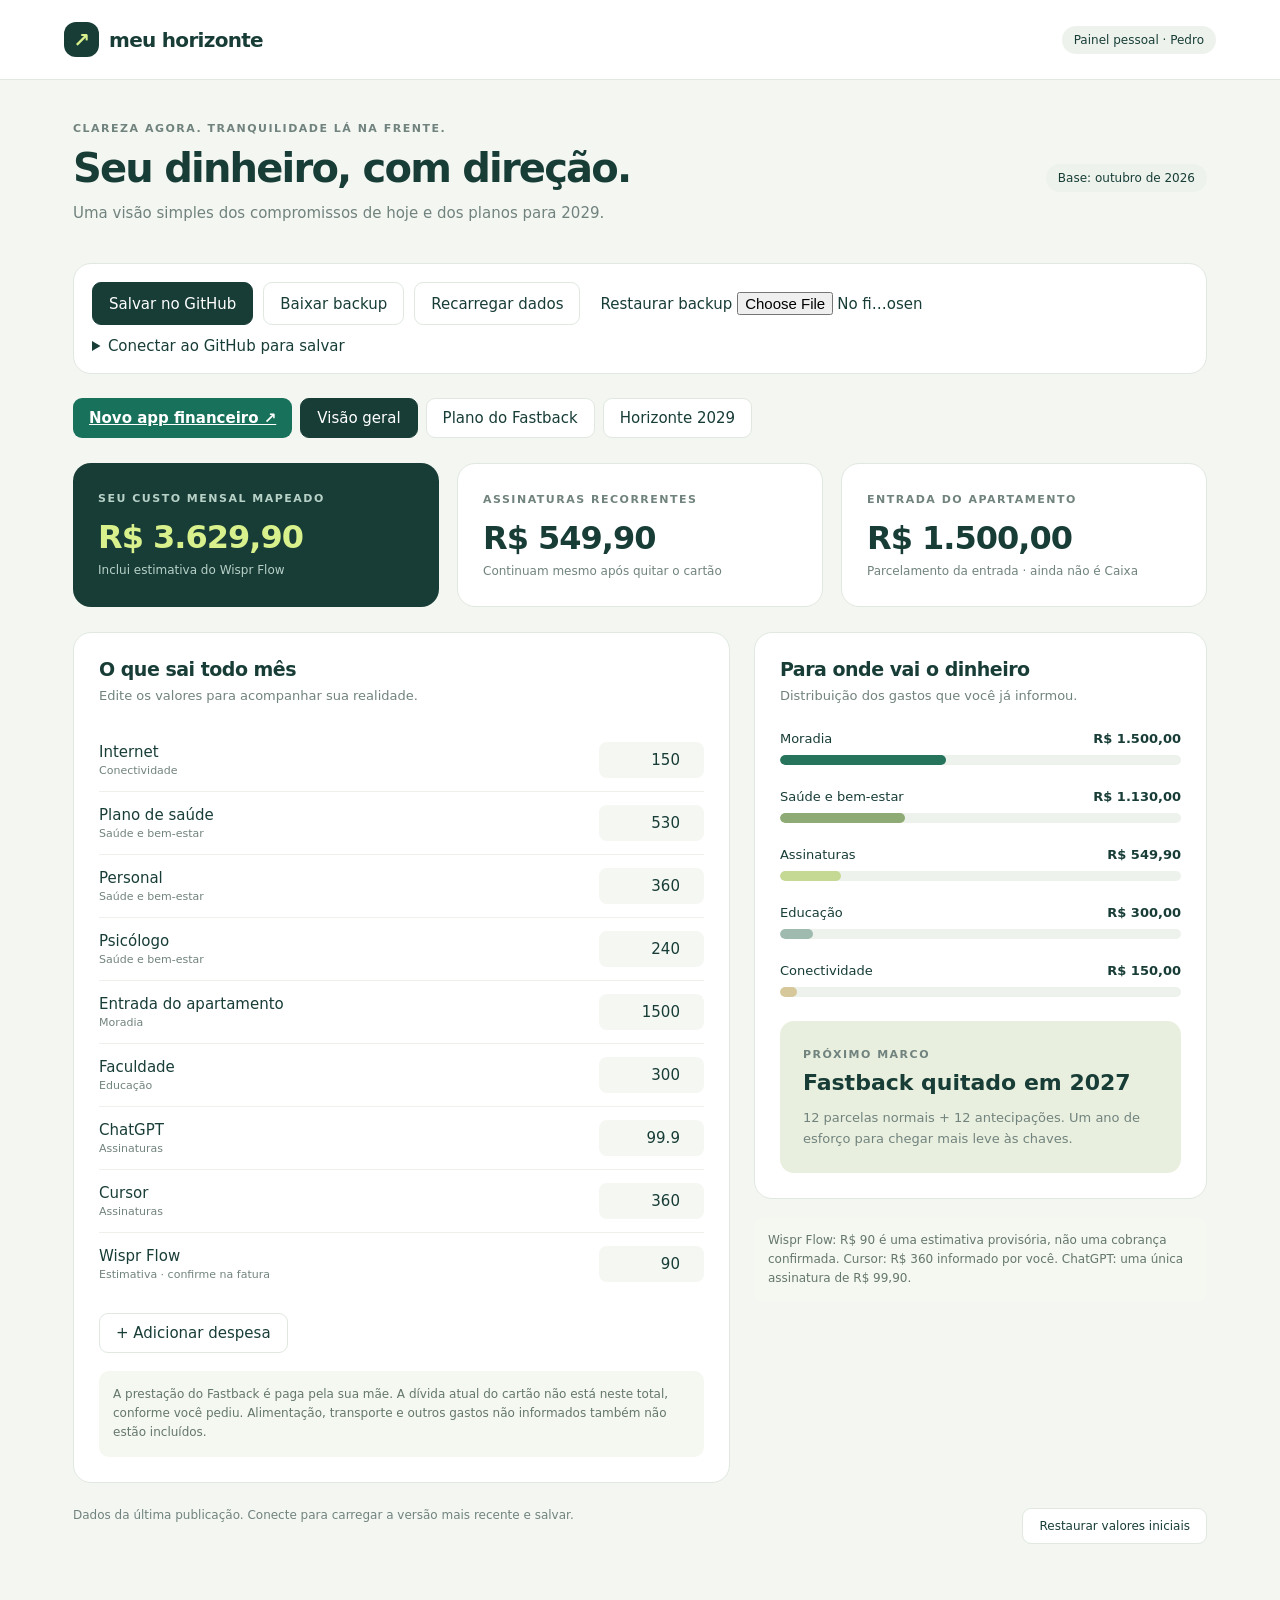
<file: index.html>
<!doctype html><html lang="pt-BR"><head><meta charset="UTF-8"><meta name="viewport" content="width=device-width,initial-scale=1"><title>Meu horizonte · Pedro</title><style>
:root{--ink:#183d37;--muted:#71837e;--bg:#f4f6f2;--line:#e0e8e0;--green:#18715a;--lime:#d9f18c}*{box-sizing:border-box}body{margin:0;background:var(--bg);color:var(--ink);font:15px system-ui,-apple-system,sans-serif}button,input,select{font:inherit}button{cursor:pointer}header{background:#fff;border-bottom:1px solid var(--line);padding:22px max(5vw,24px);display:flex;justify-content:space-between;align-items:center}.brand{font-size:20px;font-weight:750;letter-spacing:-.7px}.logo{display:inline-grid;place-items:center;background:var(--ink);color:var(--lime);border-radius:12px;width:35px;height:35px;margin-right:10px}.private,.tag{font-size:12px;background:#edf3ec;border-radius:30px;padding:7px 12px}main{max-width:1190px;margin:auto;padding:42px 28px}small,.eyebrow{font-size:11px;font-weight:700;letter-spacing:1.5px;text-transform:uppercase;color:var(--muted)}h1{font-size:40px;letter-spacing:-1.8px;margin:10px 0}p{line-height:1.6;color:var(--muted)}.intro{display:flex;justify-content:space-between;align-items:center;margin-bottom:30px}.intro p{margin:8px 0}nav{display:flex;gap:8px;margin-bottom:25px}button{border:1px solid var(--line);border-radius:9px;background:white;padding:10px 16px;color:var(--ink)}nav button.active,.primary{background:var(--ink);color:white;border-color:var(--ink)}.cards{display:grid;grid-template-columns:repeat(3,1fr);gap:18px;margin-bottom:25px}.card,.panel{background:#fff;border:1px solid var(--line);border-radius:18px;padding:25px}.card strong{display:block;font-size:32px;letter-spacing:-1px;margin:12px 0 5px}.card p{font-size:12px;margin:0}.card.dark{background:var(--ink);color:#fff;border:0}.dark small,.dark p{color:#b7d1c7}.dark strong{color:var(--lime)}.grid{display:grid;grid-template-columns:1.45fr 1fr;gap:24px}.panel h2{font-size:19px;margin:0 0 6px;letter-spacing:-.5px}.panel>p{font-size:13px;margin:0 0 22px}.row{display:flex;justify-content:space-between;gap:10px;align-items:center;border-bottom:1px solid #edf0eb;padding:13px 0}.row:last-child{border:0}.row label{display:flex;flex-direction:column;gap:3px}.row em{font-size:11px;font-style:normal;color:var(--muted)}.money{width:105px;background:#f5f7f3;border:1px solid transparent;padding:8px;border-radius:8px;text-align:right;color:var(--ink)}input:focus{outline:2px solid #8bb7a4}.note{font-size:12px;line-height:1.6;background:#f5f7f1;border-radius:10px;padding:14px;color:#64776c;margin-top:18px}.barline{margin:24px 0}.barhead{display:flex;justify-content:space-between;margin-bottom:9px;font-size:13px}.track{height:10px;border-radius:10px;background:#eef2ec;overflow:hidden}.fill{height:100%;border-radius:10px}.goal{margin-top:23px;background:#e9efde;padding:23px;border-radius:14px}.goal h3{margin:8px 0;font-size:22px}.goal p{font-size:13px;margin-bottom:0}.section{display:none}.section.active{display:block}.tablewrap{overflow-x:auto}table{width:100%;border-collapse:collapse;text-align:left;white-space:nowrap;font-size:13px}th{color:var(--muted);font-size:11px;text-transform:uppercase;padding:14px 12px;border-bottom:1px solid var(--line)}td{padding:14px 12px;border-bottom:1px solid #edf0eb}td:nth-child(3){font-weight:700;color:var(--green)}tfoot{font-weight:700;background:#f1f5ec}.control{display:flex;gap:12px;flex-wrap:wrap;align-items:center;margin:20px 0}.control input{border:1px solid var(--line);border-radius:7px;padding:9px;max-width:150px}.timeline{display:grid;grid-template-columns:repeat(3,1fr);gap:18px;margin:24px 0}.step{padding:24px;background:#f0f4eb;border-radius:14px;border-top:3px solid #6b9976}.step b{font-size:18px}.step p{font-size:13px}.foot{display:flex;justify-content:space-between;gap:15px;font-size:12px;color:var(--muted);margin:25px 0}.status{font-size:12px;color:var(--green)}@media(max-width:760px){main{padding:26px 16px}h1{font-size:31px}.intro{display:block}.intro .tag{display:inline-block;margin-top:10px}.cards,.grid,.timeline{grid-template-columns:1fr}.card{padding:20px}.cards{gap:10px}.card strong{font-size:29px}nav{overflow:auto}nav button{white-space:nowrap;padding:10px}.private{font-size:10px}.foot{flex-direction:column}}
</style></head><body><header><div class="brand"><span class="logo">↗</span>meu horizonte</div><span class="private">Painel pessoal · Pedro</span></header><main><div class="intro"><div><div class="eyebrow">CLAREZA AGORA. TRANQUILIDADE LÁ NA FRENTE.</div><h1>Seu dinheiro, com direção.</h1><p>Uma visão simples dos compromissos de hoje e dos planos para 2029.</p></div><span class="tag">Base: outubro de 2026</span></div><div class="panel" style="margin-bottom:24px;padding:18px"><div style="display:flex;gap:10px;flex-wrap:wrap"><button class="primary" id="onlineSave">Salvar no GitHub</button><button id="backup">Baixar backup</button><button id="reload">Recarregar dados</button><label style="padding:10px;cursor:pointer">Restaurar backup <input type="file" accept=".json,application/json" id="restore" style="max-width:190px"></label></div><details id="connection" style="margin-top:12px"><summary style="cursor:pointer">Conectar ao GitHub para salvar</summary><p style="font-size:13px">Use um token de acesso refinado restrito ao repositório <b>site-financa</b>, com a permissão <b>Contents: Read and write</b>. Ele fica apenas na memória desta página e é enviado somente à API do GitHub. Será necessário reconectar ao reabrir. Não compartilhe o token no chat.</p><div class="control"><label for="token">Credencial do GitHub</label><input id="token" type="password" autocomplete="off" placeholder="Cole seu token aqui" style="max-width:320px;width:100%"><button id="connect">Conectar e carregar</button><button id="disconnect">Desconectar</button></div><a href="https://github.com/settings/personal-access-tokens/new" target="_blank" rel="noopener noreferrer">Criar credencial restrita no GitHub ↗</a></details></div><nav aria-label="Seções"><a href="./novo.html" style="display:inline-flex;align-items:center;padding:10px 16px;background:#18715a;color:#fff;border-radius:9px;font-weight:700;white-space:nowrap">Novo app financeiro ↗</a><button class="active" data-tab="overview">Visão geral</button><button data-tab="car">Plano do Fastback</button><button data-tab="future">Horizonte 2029</button></nav>
<section class="section active" id="overview"><div class="cards"><div class="card dark"><small>Seu custo mensal mapeado</small><strong id="total"></strong><p>Inclui estimativa do Wispr Flow</p></div><div class="card"><small>Assinaturas recorrentes</small><strong id="subs"></strong><p>Continuam mesmo após quitar o cartão</p></div><div class="card"><small>Entrada do apartamento</small><strong id="apartment"></strong><p>Parcelamento da entrada · ainda não é Caixa</p></div></div><div class="grid"><div class="panel"><h2>O que sai todo mês</h2><p>Edite os valores para acompanhar sua realidade.</p><div id="expenses"></div><button id="add" style="margin-top:18px">+ Adicionar despesa</button><div class="note">A prestação do Fastback é paga pela sua mãe. A dívida atual do cartão não está neste total, conforme você pediu. Alimentação, transporte e outros gastos não informados também não estão incluídos.</div></div><div><div class="panel"><h2>Para onde vai o dinheiro</h2><p>Distribuição dos gastos que você já informou.</p><div id="bars"></div><div class="goal"><small>PRÓXIMO MARCO</small><h3>Fastback quitado em 2027</h3><p>12 parcelas normais + 12 antecipações. Um ano de esforço para chegar mais leve às chaves.</p></div></div><div class="note">Wispr Flow: R$ 90 é uma estimativa provisória, não uma cobrança confirmada. Cursor: R$ 360 informado por você. ChatGPT: uma única assinatura de R$ 99,90.</div></div></div></section>
<section class="section" id="car"><div class="cards"><div class="card dark"><small>Meta de quitação</small><strong>Outubro de 2027</strong><p>Começando em 02/11/2026</p></div><div class="card"><small>12 antecipações estimadas</small><strong id="advanceTotal"></strong><p>Além das parcelas pagas pela sua mãe</p></div><div class="card"><small>Prestação normal · sua mãe</small><strong>R$ 2.923,00</strong><p>Não entra no seu custo mensal pessoal</p></div></div><div class="panel"><h2>Uma do mês. Uma do final.</h2><p>Veja quanto reservar para antecipar as últimas parcelas, mês a mês.</p><label class="control"><input type="checkbox" id="includeAdvance"> Simular que eu pago as antecipações</label><div class="tablewrap"><table><thead><tr><th>Pagamento</th><th>Antecipar parcela</th><th>Antecipação estimada</th><th>Meu gasto mensal no cenário</th></tr></thead><tbody id="schedule"></tbody></table></div><div class="note">Simulação pela taxa contratual de 1,779977% ao mês, descontando cada parcela até o dia 2 do mês do pagamento. Os boletos do banco podem diferir conforme as regras contratuais e a data efetiva. As parcelas 46, 47 e 48 já estão pagas; restam as de 22 a 45. O saldo para quitação em 17/10/2026 era R$ 56.237,43; não é o saldo atualizado.</div></div></section>
<section class="section" id="future"><div class="panel"><small>DO PLANO ÀS CHAVES</small><h2 style="font-size:29px;margin-top:12px">Chegar em 2029 com espaço para respirar.</h2><p>Dois apartamentos com entrega prevista entre o início e meados de 2029: Barra Olímpica e Volta Redonda.</p><div class="timeline"><div class="step"><small>NOV 2026 → OUT 2027</small><h3>Quitar o carro</h3><p>Manter as parcelas em dia e antecipar uma do final por mês.</p></div><div class="step"><small>A PARTIR DE NOV 2027</small><h3>Construir a reserva</h3><p>Direcionar o valor das antecipações para a preparação dos imóveis, se elas forem pagas por você.</p></div><div class="step"><small>INÍCIO → MEADOS DE 2029</small><h3>Receber as chaves</h3><p>Planejar os custos das entregas e as futuras prestações dos dois apartamentos.</p></div></div><h2>Quanto posso juntar depois?</h2><p>Uma simulação simples, sem rendimentos e sem assumir uma sobra de renda ainda não confirmada.</p><div class="control"><label>Guardar por mês · R$ <input id="saving" type="number" min="0" step="50" value="2000"></label><label>Durante <input id="months" type="number" min="1" max="60" value="15" style="width:70px"> meses</label></div><div class="card dark"><small>Reserva projetada · sem rendimentos</small><strong id="projection"></strong><p id="projectionDetail"></p></div><div class="note">A parcela de R$ 2.923 será liberada no orçamento da sua mãe. No seu orçamento, só será liberado o valor que você efetivamente destinar às antecipações. Ainda faltam os valores e datas das intermediárias, das chaves e das futuras prestações de cada imóvel.</div></div></section>
<div class="foot"><span role="status" aria-live="polite" id="saveStatus">Carregando dados…</span><button id="reset">Restaurar valores iniciais</button></div></main><script src="sync.js"></script><script src="app.js"></script></body></html>
</file>
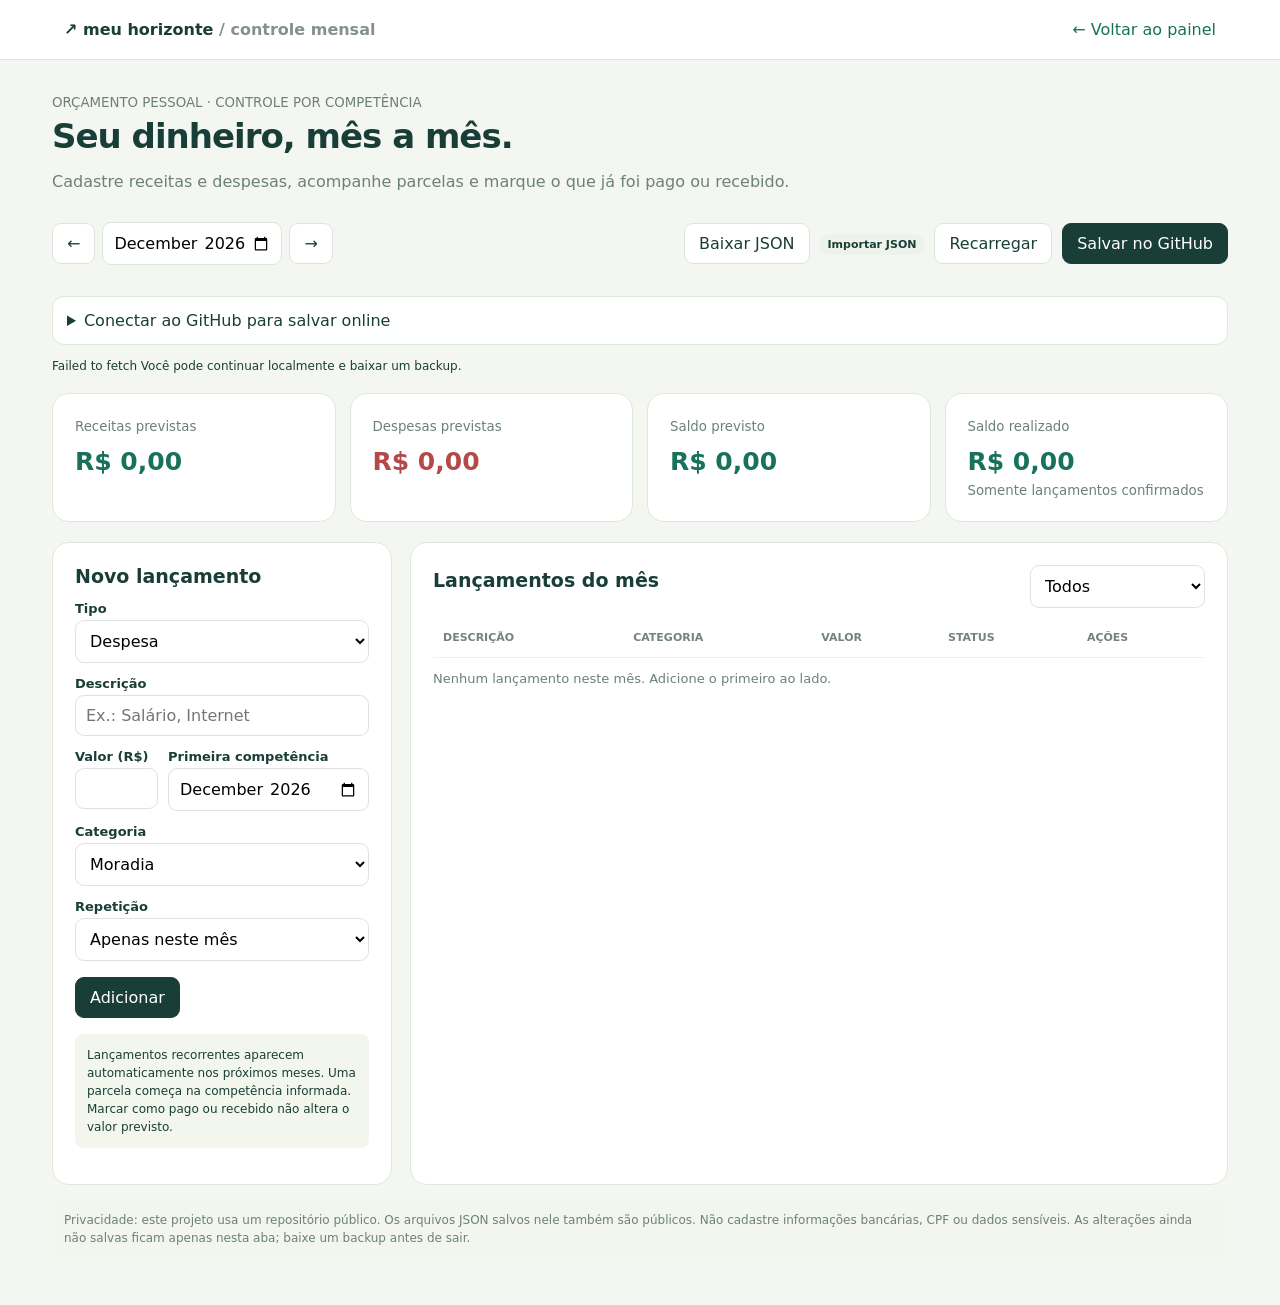
<file: mensal.html>
<!doctype html>
<html lang="pt-BR"><head><meta charset="utf-8"><meta name="viewport" content="width=device-width,initial-scale=1"><title>Controle mensal · Meu Horizonte</title>
<style>
:root{font-family:system-ui,-apple-system,sans-serif;color:#193e37;background:#f4f6f2}*{box-sizing:border-box}body{margin:0}header{padding:20px max(20px,5vw);background:white;border-bottom:1px solid #dce5dd;display:flex;justify-content:space-between;gap:16px;align-items:center}a{color:#18715a;text-decoration:none}main{max-width:1220px;margin:auto;padding:32px 22px}h1{font-size:34px;letter-spacing:-1px;margin:5px 0 14px}h2{margin:0 0 14px;font-size:19px}p,small{color:#6c8177}.toolbar,.actions{display:flex;gap:10px;flex-wrap:wrap;align-items:center;margin:16px 0}.toolbar{justify-content:space-between}.card,.panel{background:white;border:1px solid #dfe8df;border-radius:17px;padding:22px}.cards{display:grid;grid-template-columns:repeat(4,1fr);gap:14px;margin:20px 0}.cards strong{display:block;font-size:25px;margin:12px 0 4px}.positive{color:#18715a}.negative{color:#b44949}.grid{display:grid;grid-template-columns:340px 1fr;gap:18px}button,input,select{font:inherit}button{padding:10px 14px;border-radius:9px;border:1px solid #dce5dd;background:white;color:#193e37;cursor:pointer}button.primary{background:#193e37;color:white;border-color:#193e37}button:disabled{opacity:.55;cursor:wait}input,select{padding:10px;border:1px solid #dce5dd;border-radius:9px;width:100%;background:#fff}label{display:block;font-size:13px;font-weight:600;margin:13px 0 4px}.form-row{display:grid;grid-template-columns:1fr 1fr;gap:10px}.panel>p{font-size:13px}.scroll{overflow:auto}table{width:100%;border-collapse:collapse;text-align:left;min-width:610px}td,th{padding:13px 10px;border-bottom:1px solid #eef1ed;font-size:13px}th{color:#73847b;font-size:11px;text-transform:uppercase}td strong{display:block}td small{display:block;font-size:11px}.pill{border-radius:30px;padding:4px 8px;background:#edf2ec;font-size:11px}.paid{background:#e2f2e6;color:#166b48}.muted{color:#84928a}#msg{font-size:12px}.hint{background:#f2f6ec;padding:12px;border-radius:8px;font-size:12px;line-height:1.5;margin:14px 0}#auth{background:#fff;border:1px solid #dfe8df;border-radius:12px;padding:14px;margin:14px 0}#auth input{max-width:410px}.inline{display:flex;gap:7px;align-items:center}.inline input{width:auto}#month{width:180px}#filter{width:175px}.rowbuttons{display:flex;gap:5px}button.small{padding:5px 8px;font-size:12px}@media(max-width:850px){.cards{grid-template-columns:repeat(2,1fr)}.grid{grid-template-columns:1fr}}@media(max-width:470px){.cards{grid-template-columns:1fr 1fr}.cards strong{font-size:20px}header{align-items:flex-start;flex-direction:column}}
</style></head><body>
<header><b>↗ meu horizonte <span class="muted">/ controle mensal</span></b><a href="./index.html">← Voltar ao painel</a></header>
<main><small>ORÇAMENTO PESSOAL · CONTROLE POR COMPETÊNCIA</small><h1>Seu dinheiro, mês a mês.</h1><p>Cadastre receitas e despesas, acompanhe parcelas e marque o que já foi pago ou recebido.</p>
<div class="toolbar"><div class="inline"><button id="prev" aria-label="Mês anterior">←</button><input type="month" id="month"><button id="next" aria-label="Próximo mês">→</button></div><div class="actions"><button id="backup">Baixar JSON</button><label style="margin:0;cursor:pointer"><span class="pill">Importar JSON</span><input id="import" type="file" accept=".json,application/json" hidden></label><button id="reload">Recarregar</button><button id="save" class="primary">Salvar no GitHub</button></div></div>
<details id="auth"><summary>Conectar ao GitHub para salvar online</summary><p>Token refinado com acesso apenas ao repositório <b>site-financa</b> e permissão Contents: Read and write. Não compartilhe o token. Ele fica só na memória da página.</p><div class="actions"><input type="password" id="token" autocomplete="off" placeholder="Token do GitHub"><button id="connect">Conectar</button><button id="disconnect">Desconectar</button></div></details>
<div id="msg" role="status" aria-live="polite">Carregando…</div>
<div class="cards"><div class="card"><small>Receitas previstas</small><strong class="positive" id="income">—</strong></div><div class="card"><small>Despesas previstas</small><strong class="negative" id="expense">—</strong></div><div class="card"><small>Saldo previsto</small><strong id="balance">—</strong></div><div class="card"><small>Saldo realizado</small><strong id="actual">—</strong><small>Somente lançamentos confirmados</small></div></div>
<div class="grid"><section class="panel"><h2 id="formTitle">Novo lançamento</h2><form id="form"><label for="kind">Tipo</label><select id="kind"><option value="expense">Despesa</option><option value="income">Receita</option></select><label for="description">Descrição</label><input id="description" required maxlength="120" placeholder="Ex.: Salário, Internet"><div class="form-row"><div><label for="amount">Valor (R$)</label><input id="amount" type="number" min=".01" max="999999999" step=".01" required></div><div><label for="date">Primeira competência</label><input id="date" type="month" required></div></div><label for="category">Categoria</label><select id="category"><option>Moradia</option><option>Alimentação</option><option>Transporte</option><option>Saúde</option><option>Educação</option><option>Assinaturas</option><option>Lazer</option><option>Salário</option><option>Renda extra</option><option>Outros</option></select><label for="frequency">Repetição</label><select id="frequency"><option value="once">Apenas neste mês</option><option value="monthly">Todo mês, sem data final</option><option value="installment">Parcelamento mensal</option></select><div id="countWrap" hidden><label for="count">Quantidade total de parcelas</label><input id="count" type="number" min="1" max="360" value="12"></div><div class="actions"><button class="primary" type="submit" id="submit">Adicionar</button><button type="button" id="cancel" hidden>Cancelar edição</button></div></form><div class="hint">Lançamentos recorrentes aparecem automaticamente nos próximos meses. Uma parcela começa na competência informada. Marcar como pago ou recebido não altera o valor previsto.</div></section>
<section class="panel"><div class="toolbar" style="margin:0 0 10px"><h2>Lançamentos do mês</h2><select id="filter" aria-label="Filtrar lançamentos"><option value="all">Todos</option><option value="income">Receitas</option><option value="expense">Despesas</option><option value="open">Pendentes</option></select></div><div class="scroll"><table><thead><tr><th>Descrição</th><th>Categoria</th><th>Valor</th><th>Status</th><th>Ações</th></tr></thead><tbody id="rows"></tbody></table></div><p id="empty" hidden>Nenhum lançamento neste mês. Adicione o primeiro ao lado.</p></section></div>
<p class="hint">Privacidade: este projeto usa um repositório público. Os arquivos JSON salvos nele também são públicos. Não cadastre informações bancárias, CPF ou dados sensíveis. As alterações ainda não salvas ficam apenas nesta aba; baixe um backup antes de sair.</p></main>
<script src="./mensal.js"></script></body></html>
</file>
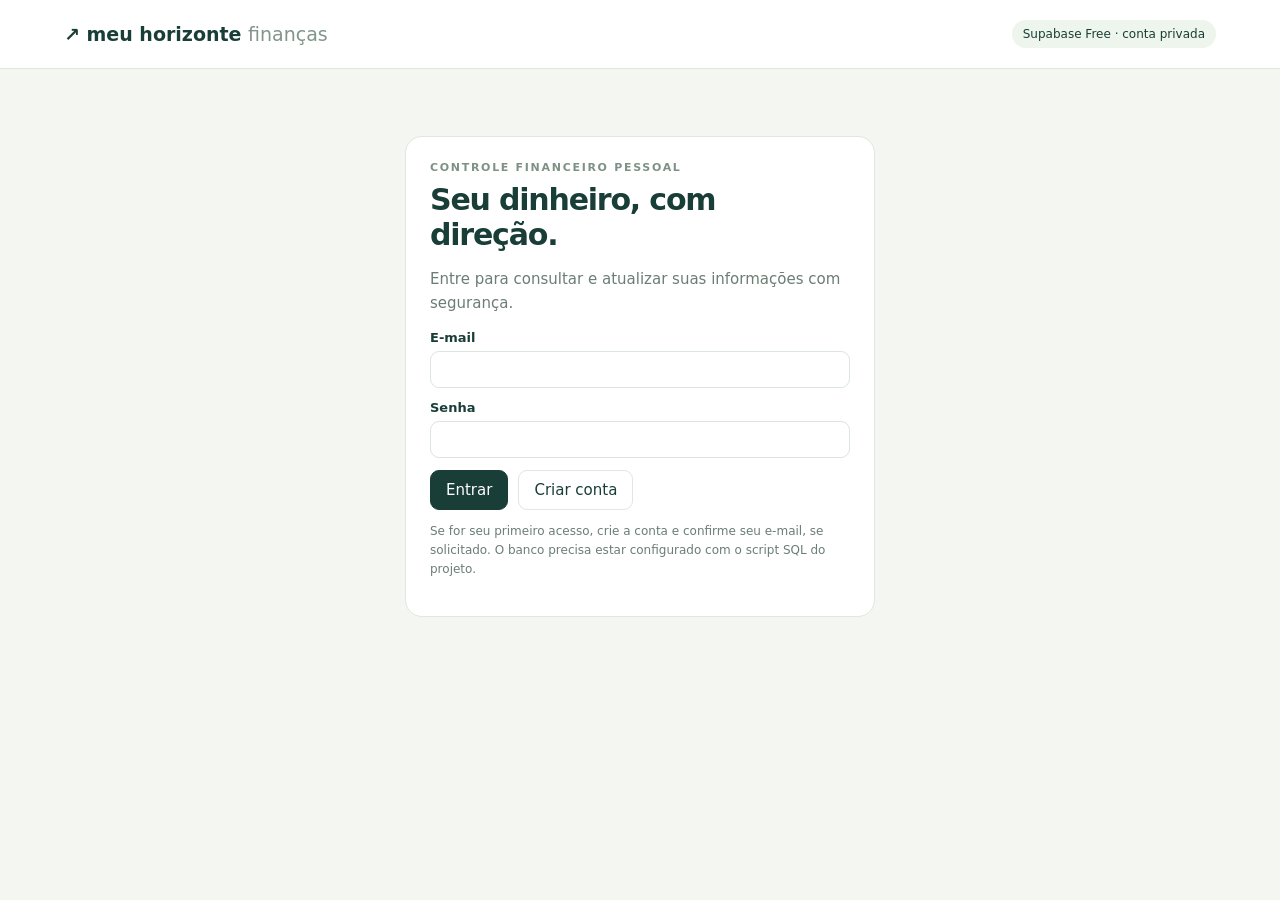
<file: novo.html>
<!doctype html><html lang="pt-BR"><head><meta charset="utf-8"><meta name="viewport" content="width=device-width,initial-scale=1"><title>Meu Horizonte · Finanças</title><link rel="stylesheet" href="./novo.css"></head><body>
<header><a class="brand" href="./novo.html">↗ meu horizonte <span>finanças</span></a><span class="tag">Supabase Free · conta privada</span></header>
<main><section id="loginPanel" class="auth card"><div class="eyebrow">CONTROLE FINANCEIRO PESSOAL</div><h1>Seu dinheiro, com direção.</h1><p>Entre para consultar e atualizar suas informações com segurança.</p><form id="loginForm"><label>E-mail<input type="email" id="email" required autocomplete="email"></label><label>Senha<input type="password" id="password" required minlength="6" autocomplete="current-password"></label><div class="actions"><button class="primary" type="submit">Entrar</button><button type="button" id="signup">Criar conta</button></div></form><p class="small">Se for seu primeiro acesso, crie a conta e confirme seu e-mail, se solicitado. O banco precisa estar configurado com o script SQL do projeto.</p></section>
<section id="workspace" hidden><div class="topline"><div><div class="eyebrow">VISÃO FINANCEIRA</div><h1>Seu dinheiro, mês a mês.</h1></div><div class="actions"><span id="who" class="small"></span><button id="signout">Sair</button></div></div>
<nav id="nav" aria-label="Áreas"><button class="active" data-view="dashboard">Dashboard</button><button data-view="monthly">Controle mensal</button><button data-view="cards">Cartões</button><button data-view="future">Planejamento</button><button data-view="investments">Investimentos</button><button data-view="settings">Configurações</button></nav>
<div class="toolbar"><div class="actions"><button id="prevMonth">←</button><input aria-label="Mês" type="month" id="month"><button id="nextMonth">→</button></div><div class="actions"><button id="download">Baixar backup JSON</button><button class="primary" id="save">Salvar alterações</button></div></div>
<section data-panel="dashboard"><div class="cards"><article class="card"><small>Receitas previstas</small><strong id="income">—</strong></article><article class="card"><small>Despesas previstas</small><strong id="expenses">—</strong></article><article class="card"><small>Saldo previsto</small><strong id="balance">—</strong></article><article class="card"><small>Saldo realizado</small><strong id="actual">—</strong></article></div><div class="columns"><div class="card"><h2>Evolução dos próximos 6 meses</h2><div id="forecastBars"></div></div><div class="card"><h2>Resumo do mês</h2><div id="categories"></div><p class="small">Os valores consideram lançamentos registrados. Compras no cartão entram na competência da fatura, evitando duplicidade.</p></div></div></section>
<section data-panel="monthly" hidden><div class="columns"><div class="card"><h2 id="editTitle">Novo lançamento</h2><form id="entryForm"><label>Descrição<input id="desc" maxlength="120" required placeholder="Ex.: Salário, aluguel, academia"></label><div class="two"><label>Tipo<select id="type"><option value="expense">Despesa</option><option value="income">Receita</option></select></label><label>Valor (R$)<input id="amount" type="number" min=".01" step=".01" required></label></div><div class="two"><label>Competência inicial<input id="entryMonth" type="month" required></label><label>Categoria<select id="category"><option>Moradia</option><option>Alimentação</option><option>Transporte</option><option>Saúde</option><option>Lazer</option><option>Educação</option><option>Assinaturas</option><option>Compras</option><option>Impostos/Taxas</option><option>Investimentos</option><option>Dívidas</option><option>Jogos</option><option>Salário</option><option>Renda extra</option><option>Outros</option></select></label></div><div class="two"><label>Repetição<select id="frequency"><option value="once">Somente uma vez</option><option value="monthly">Todo mês</option><option value="installment">Parcelado</option></select></label><label id="countLabel" hidden>Quantidade de parcelas<input id="count" type="number" min="1" max="360" value="12"></label></div><label>Conta ou cartão<select id="account"><option>Conta corrente</option><option>PIX</option><option>Dinheiro</option><option>Cartão principal</option><option>Cartão secundário</option><option>Outros</option></select></label><div class="actions"><button type="submit" class="primary">Salvar lançamento</button><button type="button" id="cancelEdit" hidden>Cancelar</button></div></form></div><div class="card"><h2>Lançamentos do mês</h2><div class="scroll"><table><thead><tr><th>Descrição</th><th>Categoria</th><th>Valor</th><th>Status</th><th>Ações</th></tr></thead><tbody id="entries"></tbody></table></div><p id="empty" class="small" hidden>Nenhum lançamento neste mês.</p></div></div></section>
<section data-panel="cards" hidden><div class="card"><h2>Cartões e parcelas</h2><p>Para registrar uma compra, use Controle mensal, selecione o cartão e informe a primeira competência da fatura. O sistema distribui as parcelas automaticamente.</p><div class="scroll"><table><thead><tr><th>Compra / assinatura</th><th>Cartão</th><th>Valor da parcela</th><th>Parcela</th></tr></thead><tbody id="cardRows"></tbody></table></div><h3>Total da fatura: <span id="cardTotal"></span></h3></div></section>
<section data-panel="future" hidden><div class="card"><h2>Planejamento dos próximos 12 meses</h2><p>Projeção baseada nos lançamentos recorrentes e parcelamentos já cadastrados. Não inclui rendimentos presumidos.</p><div class="scroll"><table><thead><tr><th>Mês</th><th>Receitas</th><th>Despesas</th><th>Saldo projetado</th></tr></thead><tbody id="futureRows"></tbody></table></div></div></section>
<section data-panel="investments" hidden><div class="card"><h2>Investimentos e reserva</h2><p>Registre aportes e resgates em Controle mensal, na categoria Investimentos. Aqui você acompanha o valor registrado, sem simular rentabilidade.</p><strong id="investTotal" class="big"></strong></div></section>
<section data-panel="settings" hidden><div class="card" style="margin-bottom:18px"><h2>Importar cartões da planilha</h2><p>Exporte apenas a aba <b>Cartões</b> do Google Planilhas como CSV e selecione o arquivo aqui. O site lê as compras e assinaturas no seu navegador, mostra uma prévia, ignora registros já importados e salva os novos no seu Supabase privado após sua confirmação.</p><div class="actions"><label class="upload">Selecionar CSV da aba Cartões<input id="cardCsv" type="file" accept=".csv,text/csv,text/plain" hidden></label><button id="confirmCards" class="primary" disabled>Importar lançamentos selecionados</button></div><div id="cardPreview" class="small" role="status">Nenhum arquivo selecionado.</div><p class="small">Abra a planilha → aba Cartões → Arquivo → Fazer download → Valores separados por vírgulas (.csv). Nenhum CSV é enviado ao GitHub. Caso haja alterações locais pendentes, salve primeiro.</p></div><div class="card"><h2>Backup e privacidade</h2><p>Os dados privados ficam no Supabase. Você pode baixar um arquivo JSON ou importar seu antigo <code>mensal.json</code> como ponto de partida, conferindo os lançamentos antes de salvar.</p><div class="actions"><label class="upload">Importar backup JSON<input id="import" type="file" accept=".json,application/json" hidden></label><button id="refresh">Recarregar do banco</button></div><p class="small">Importações substituem os lançamentos atuais nesta sessão. O banco só é atualizado ao clicar em Salvar alterações. Não envie informações financeiras para o repositório público.</p></div></section>
<p id="status" role="status" aria-live="polite">Carregando…</p></section></main><script src="./novo.js"></script></body></html>
</file>
<file: novo.css>
:root{font:15px system-ui,-apple-system,sans-serif;color:#193e37;background:#f4f6f2}*{box-sizing:border-box}body{margin:0}header{background:#fff;border-bottom:1px solid #dfe7df;padding:20px max(22px,5vw);display:flex;justify-content:space-between;align-items:center;gap:12px}.brand{font-size:19px;font-weight:800;color:inherit;text-decoration:none}.brand span{font-weight:400;color:#82958b}.tag{font-size:12px;background:#edf5ec;border-radius:30px;padding:7px 11px}main{max-width:1250px;margin:auto;padding:32px 20px}.eyebrow{font-size:11px;font-weight:700;letter-spacing:1.7px;color:#7d9286}h1{font-size:34px;letter-spacing:-1.2px;margin:8px 0 14px}h2{font-size:19px;margin:0 0 15px}h3{font-size:16px}p,small{color:#6b7d74;line-height:1.6}.small{font-size:12px}.card{background:white;border:1px solid #dfe7df;border-radius:17px;padding:24px}.auth{max-width:470px;margin:35px auto}.auth h1{font-size:30px}label{display:block;font-size:13px;font-weight:600;margin:12px 0}input,select,button{font:inherit}input,select{display:block;margin-top:6px;width:100%;padding:10px;border:1px solid #dce5dd;border-radius:9px;background:white;color:#193e37}button,.upload{padding:10px 15px;border:1px solid #dfe7df;background:white;border-radius:9px;color:#193e37;cursor:pointer;text-align:center}.primary,nav button.active{color:#fff;background:#193e37;border-color:#193e37}button:disabled{opacity:.5;cursor:wait}.actions{display:flex;align-items:center;gap:10px;flex-wrap:wrap}.topline,.toolbar{display:flex;justify-content:space-between;align-items:center;gap:15px;flex-wrap:wrap}.toolbar{margin:20px 0}.toolbar input{width:180px;margin:0}.cards{display:grid;grid-template-columns:repeat(4,1fr);gap:15px;margin:22px 0}.cards strong,.big{display:block;font-size:27px;margin-top:12px}.columns{display:grid;grid-template-columns:1fr 1fr;gap:18px}nav{display:flex;gap:8px;overflow-x:auto;margin:18px 0}nav button{white-space:nowrap}table{border-collapse:collapse;width:100%;font-size:13px;min-width:560px}td,th{padding:12px 9px;border-bottom:1px solid #eef2ec;text-align:left}th{font-size:11px;color:#77877e;text-transform:uppercase}.scroll{overflow:auto}.two{display:grid;grid-template-columns:1fr 1fr;gap:12px}#status{font-size:12px}.bar{display:flex;align-items:center;gap:10px;margin:12px 0;font-size:12px}.bar>span{min-width:62px}.track{flex:1;height:10px;background:#edf2ed;border-radius:8px;overflow:hidden}.fill{background:#27806b;height:100%}.bar b{min-width:100px;text-align:right}.danger{color:#b84f4f}.positive{color:#18715a}.line{display:flex;justify-content:space-between;padding:11px 0;border-bottom:1px solid #eef2ec}.mini{font-size:12px;padding:6px}.upload{display:inline-block;margin:0}.pill{border-radius:20px;padding:4px 7px;background:#eaf3e7;font-size:11px}@media(max-width:850px){.cards{grid-template-columns:repeat(2,1fr)}.columns{grid-template-columns:1fr}}@media(max-width:520px){main{padding:20px 12px}.card{padding:16px}.cards strong{font-size:20px}header{padding:15px}.tag{display:none}h1{font-size:26px}}
</file>
